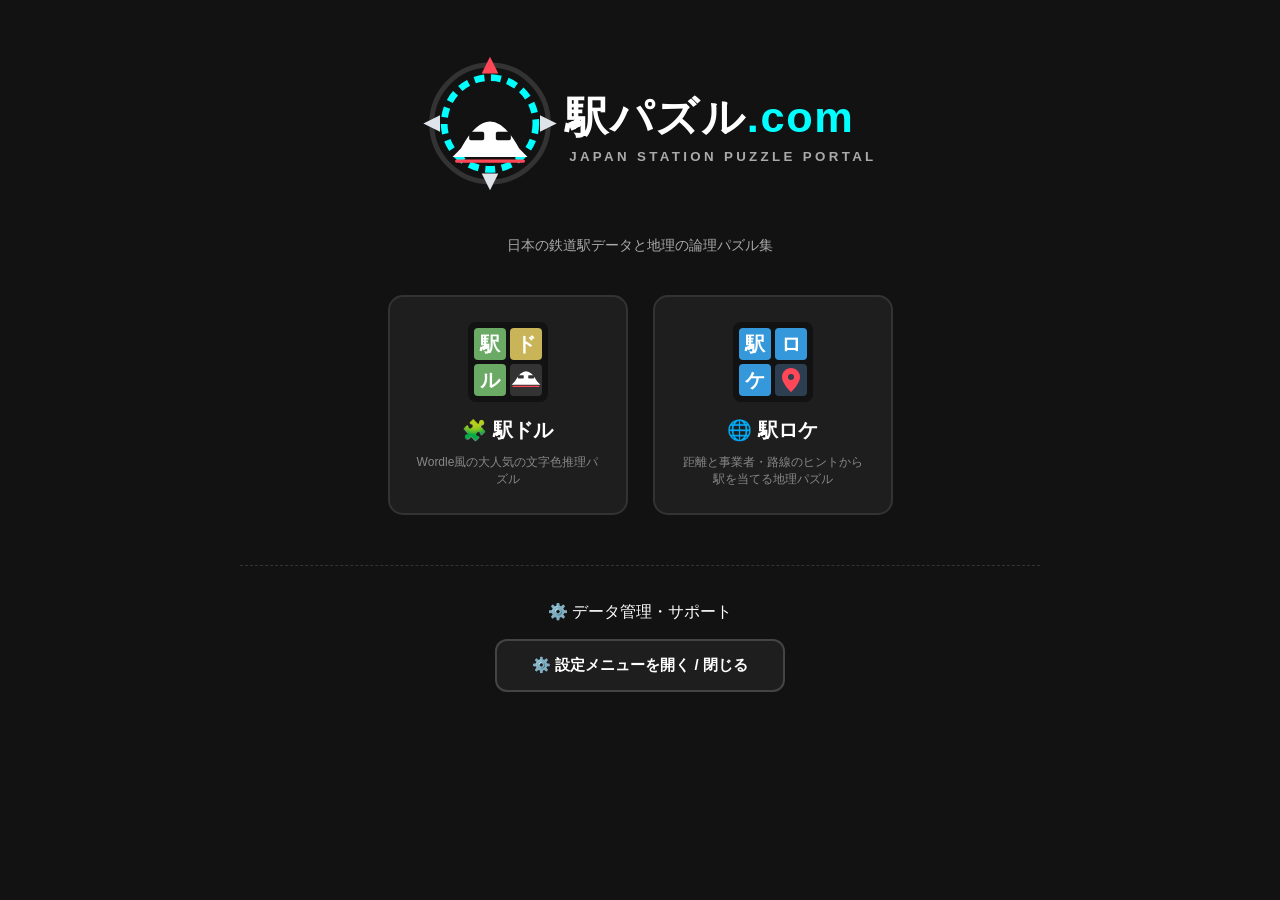
<file: index.html>
<!DOCTYPE html>
<html lang="ja">
<head>
  <meta charset="UTF-8">
  <meta name="viewport" content="width=device-width, initial-scale=1.0">
  <title>駅データパズルポータル | 駅パズル.com</title>
  <link rel="icon" type="image/svg+xml" href="/images/portal-icon-pure.svg">
  <link rel="stylesheet" href="./portal.css">
</head>
<body>
  <div class="logo-container">
    <img src="/images/portal-logo.svg" alt="駅パズル.com" class="logo-img">
  </div>
  
  <p class="site-desc">日本の鉄道駅データと地理の論理パズル集</p>
  
  <div class="container">
    <a href="/ekidle/" class="card">
      <div class="card-icon">
        <img src="/ekidle/ekidle-icon.svg" alt="駅ドル" width="100%" height="100%">
      </div>
      <h3>🧩 駅ドル</h3>
      <p>Wordle風の大人気の文字色推理パズル</p>
    </a>
    
    <a href="/ekilocate/" class="card">
      <div class="card-icon">
        <img src="/ekilocate/ekilocate-icon.svg" alt="駅ロケ" width="100%" height="100%">
      </div>
      <h3>🌐 駅ロケ</h3>
      <p>距離と事業者・路線のヒントから駅を当てる地理パズル</p>
    </a>
  </div>

  <div class="data-management-section">
    <p class="data-management-title">⚙️ データ管理・サポート</p>
    
    <a href="#" id="btn-settings-toggle" class="settings-trigger-card">
      <span>⚙️ 設定メニューを開く / 閉じる</span>
    </a>

    <div id="management-actions" class="management-actions-area">
      <a href="#" id="btn-export-all" class="btn-manage btn-export">📤 全データ一括バックアップ</a>
      <a href="#" id="btn-import-all" class="btn-manage btn-import">📥 全データ一括復元</a>
      <a href="/ekidle/?emergency_reset=true" id="btn-emergency" class="btn-manage btn-emergency">🚨 非常用リセット</a>
    </div>
  </div>

  <script src="./common.js"></script>
  <script src="./portal.js"></script>
</body>
</html>
</file>
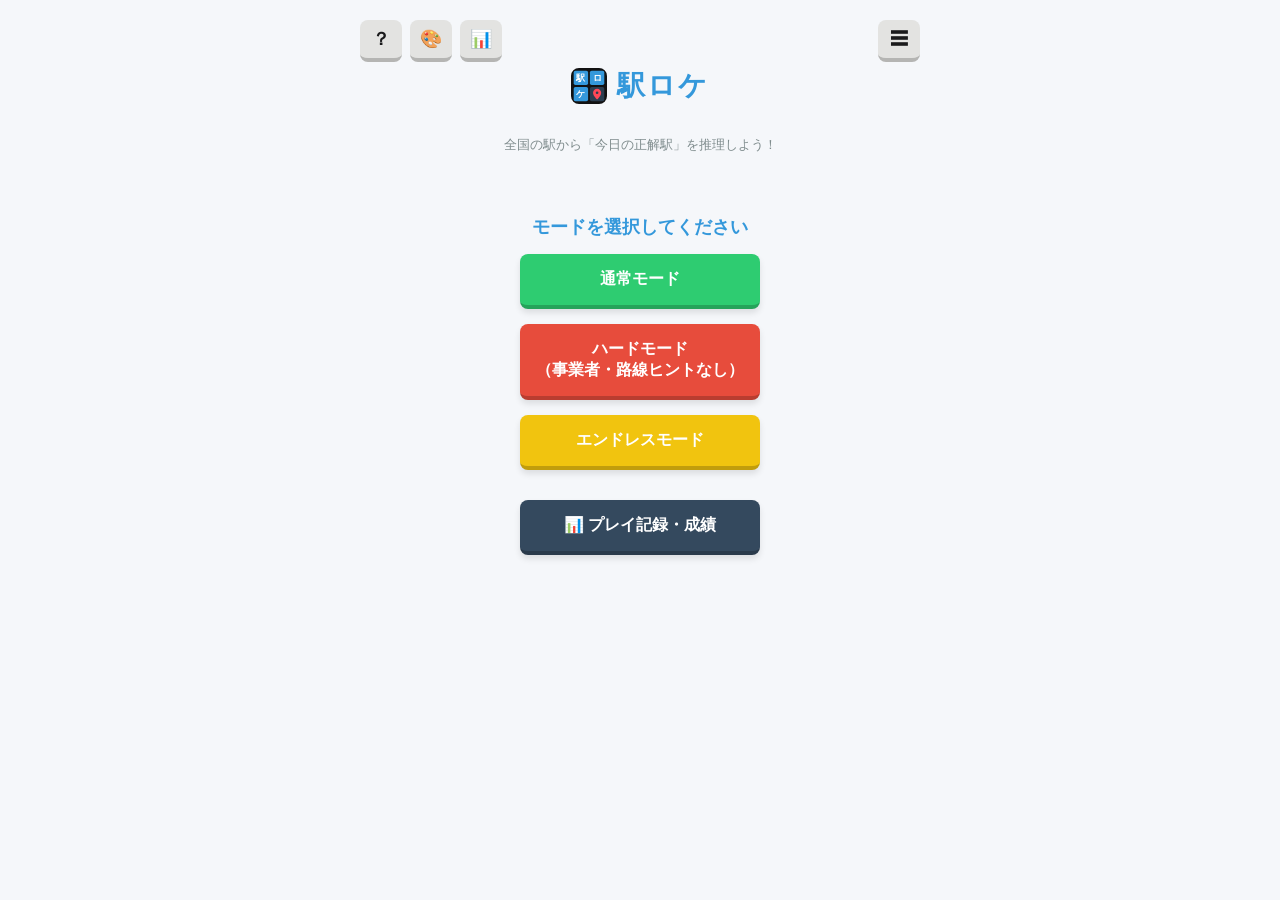
<file: ekilocate/index.html>
<!DOCTYPE html>
<html lang="ja">
<head>
<meta charset="UTF-8">
<meta name="viewport" content="width=device-width, initial-scale=1.0">
<title>駅ロケ - 地理学習・論理的駅名推論シミュレーション</title>
<meta name="keywords" content="地理学習,駅名,推理,日本地図,交通,鉄道,クイズ,脳トレ,駅ロケ,タイピング,パズル,駅パズル,地図,日本地理,Worldle,Wordle">
<meta name="description" content="全国に実在する鉄道駅を距離・方角・属性から論理的に導き出す、地理学習・推理シミュレーション「駅ロケ」。日本地図や交通網の知識が身につきます。朝の脳トレにも最適。">
<link rel="stylesheet" href="loca_style.css">
</head>
  
<body>
<div id="loading-screen">
<div class="loading-circular-container">
<div class="circular-progress-wrap">
<div id="circular-progress-bar"></div>
<div class="loading-icon-wrapper">
<img src="./ekilocate-icon.svg" alt="駅ロケ" id="loading-pin-icon">
</div>
</div>
<p id="loading-text">出発進行！システムを準備しています...</p>
<p id="loading-percentage">0%</p>
</div>
</div>

<div class="game-container">
<header>
<div style="display:flex; justify-content:space-between; width:100%; margin-bottom:5px;">
<div style="display:flex; gap:8px;">
<button id="top-back-btn" class="top-icon-btn" style="display:none;">←</button>
<button id="help-btn" class="top-icon-btn">？</button>
<button id="theme-btn" class="top-icon-btn">🎨</button>
<button id="stats-btn" class="top-icon-btn">📊</button>
</div>
<button id="menu-btn" class="top-icon-btn">☰</button>
</div>
<h1 id="game-title" style="display: flex; justify-content: center; align-items: center; margin-bottom: 0;">
<img src="./ekilocate-icon.svg" alt="駅ロケアイコン" style="width: 36px; height: 36px; margin-right: 10px; border-radius: 8px;">
駅ロケ
</h1>

<div id="mode-badge-container" style="text-align: center; margin-top: 5px; margin-bottom: 5px; height: 20px;">
<span id="hard-mode-badge" style="display:none; background-color: #e74c3c; color: white; font-size: 11px; padding: 2px 8px; border-radius: 10px; font-weight: bold;">ハードモード</span>
</div>

<p class="game-description">全国の駅から「今日の正解駅」を推理しよう！</p>
<div id="remaining-guesses-display" style="display:none; font-weight:bold; color:#e74c3c; margin-top:10px; font-size:16px;">残り回答可能数：10 回</div>
</header>

<div id="endless-status-bar" class="endless-bar" style="display:none; justify-content:space-between; align-items:center; width:100%; max-width:600px; padding:8px 12px; border:2px solid #e2e8f0; border-radius:8px; margin-top:10px; box-sizing:border-box;">
  <div class="endless-bar-text" style="font-weight:bold; font-size:14px; line-height:1.4;">
    スコア: <span id="endless-score-display" class="endless-val-score" style="font-size:18px;">0</span>
  <span id="badge-score-best" style="display:none; background:#ff9800; color:white; font-size:10px; padding:2px 4px; border-radius:4px; margin-left:4px; vertical-align:middle; animation: proximityGlow 1s infinite alternate;">BEST!</span><br>
    コンボ: <span id="endless-combo-display" class="endless-val-combo" style="font-size:16px;">0</span>
  <span id="badge-combo-best" style="display:none; background:#ff9800; color:white; font-size:10px; padding:2px 4px; border-radius:4px; margin-left:4px; vertical-align:middle; animation: proximityGlow 1s infinite alternate;">BEST!</span>
</div>
  <div style="display:flex; gap:6px;">
    <button id="skip-endless-btn" class="btn" style="background-color:#3498db; color:#fff; padding:6px 10px; border-bottom:3px solid #2980b9 !important; font-size:12px; white-space:nowrap; flex-shrink:0;"><b>Skip<br>(-3手)</b></button>
    <button id="giveup-endless-btn" class="btn" style="background-color:#e74c3c; color:#fff; padding:6px 10px; border-bottom:3px solid #c0392b !important; font-size:12px; white-space:nowrap; flex-shrink:0;"><b>終了</b></button>
  </div>
</div>

<div id="skip-toast" style="display:none; position:fixed; top:50%; left:50%; transform:translate(-50%, -50%); background:rgba(52,152,219,0.9); color:#fff; padding:15px 30px; border-radius:8px; z-index:1500; font-weight:bold; font-size:18px; box-shadow:0 4px 10px rgba(0,0,0,0.3); text-align:center;">
  ⏭ スキップしました<br><span style="font-size:13px; font-weight:normal;">(残り回数 -3)</span>
</div>

<div id="recovery-anim" style="display:none; position:absolute; color:#6aaa64; font-weight:bold; font-size:24px; pointer-events:none; z-index:150; text-shadow:0 2px 4px rgba(0,0,0,0.2);">+5</div>

<div id="endless-toast" style="display:none; position:fixed; top:40%; left:50%; transform:translate(-50%, -50%); background:rgba(0,0,0,0.85); color:#fff; padding:20px 30px; border-radius:12px; text-align:center; z-index:1000; box-shadow:0 10px 25px rgba(0,0,0,0.3); border:2px solid #6aaa64; min-width:200px;">
  <div style="font-size:26px; font-weight:bold; color:#6aaa64; margin-bottom:12px;">正解！🎉</div>
  <div id="endless-toast-breakdown" style="font-size:13px; text-align:left; color:#e2e8f0; margin-bottom:12px; line-height:1.6; border-bottom:1px dashed #475569; padding-bottom:10px;">
  </div>
  <div style="font-weight:bold;">
    <div id="endless-toast-score" style="font-size:24px; color:#3498db;">+0 pts</div>
    <div id="endless-toast-combo" style="font-size:14px; color:#ffeb3b; margin-top:5px;"></div>
  </div>
</div>

<div id="skip-toast" style="display:none; position:fixed; top:50%; left:50%; transform:translate(-50%, -50%); background:rgba(231,76,60,0.9); color:#fff; padding:15px 30px; border-radius:8px; z-index:1500; font-weight:bold; font-size:18px; box-shadow:0 4px 10px rgba(0,0,0,0.3); text-align:center;">
  ⏭ スキップしました<br><span style="font-size:13px; font-weight:normal;">(残り回数 -3)</span>
</div>

<div id="endless-result-modal" style="display:none; position:fixed; top:0; left:0; width:100%; height:100%; background-color:rgba(0,0,0,0.7); justify-content:center; align-items:center; z-index:200;">
  <div class="modal-content" style="text-align:center; position:relative; padding: 40px 20px 30px; max-height:80vh; overflow-y:auto; width: 90%; max-width: 350px; border-radius: 8px;">
    <span id="close-endless-result-btn" style="position:absolute; top:10px; right:15px; cursor:pointer; font-size:24px; color:#aaa;">&times;</span>
    <h2 style="color:#e74c3c; margin-top:0;">サバイバル終了！</h2>
    <p style="font-size:14px; color:#7f8c8d; font-weight:bold;">正解は「<span id="endless-answer-station" style="color:#2c3e50; font-size:18px;"></span>」でした</p>
    <hr style="border:none; border-top:1px solid #eee; margin:15px 0;">
    
    <div class="endless-res-score" style="font-size:24px; font-weight:bold; margin-bottom:10px;">
      最終スコア: <span id="endless-final-score">0</span>
      <span id="endless-result-score-new" style="display:none; font-size:12px; background:#ff9800; color:white; padding:2px 6px; border-radius:4px; vertical-align:middle; animation: proximityGlow 1s infinite alternate;">New Record!</span>
      </div>
    <div class="endless-res-panel" style="display:flex; justify-content:space-around; font-size:14px; font-weight:bold; margin-bottom:15px;">
      <div>最高連勝: <br>
      <span id="endless-final-combo" class="endless-val-combo" style="font-size:20px;">0</span>
      <div id="endless-result-combo-new" style="display:none; font-size:10px; background:#ff9800; color:white; padding:2px 4px; border-radius:4px; margin-top:4px; animation: proximityGlow 1s infinite alternate;">New Record!</div>
    </div>
      <div>到達駅数: <br><span id="endless-final-cleared" class="endless-val-cleared" style="font-size:20px;">0</span></div>
    </div>

    <div class="flat-share-cluster" style="display:flex; gap:4px; justify-content:center; margin-bottom:20px;">
        <button id="endless-share-btn" class="btn" style="background-color:#000000; color:white; border:none; padding:8px 12px; font-size:12px; font-weight:bold; border-radius:6px;">Xでシェア</button>
        <button id="endless-line-btn" class="btn" style="background-color:#06C755; color:white; border:none; padding:8px 12px; font-size:12px; font-weight:bold; border-radius:6px;">LINE</button>
        <button id="endless-fb-btn" class="btn" style="background-color:#1877F2; color:white; border:none; padding:8px 12px; font-size:12px; font-weight:bold; border-radius:6px;">Facebook</button>
        <button id="endless-copy-btn" class="btn" style="padding:8px 12px; font-size:12px; font-weight:bold; border-radius:6px; background:#e2e8f0; border-bottom:3px solid #cbd5e1 !important; color:#333;">コピー</button>
    </div>

    <div id="endless-dynamic-content-area"></div>

    <div style="display:flex; gap:10px; justify-content:center; margin-top:20px;">
      <button class="btn" id="endless-back-title-btn" style="background-color:#e74c3c; color:#fff; flex:1; padding:12px 0;">モード選択</button>
      <button class="btn" onclick="restartEndlessMode()" style="background-color:#3498db; color:#fff; flex:1; padding:12px 0;">もう一度</button>
    </div>
  </div>
</div>

<div id="difficulty-screen" class="difficulty-screen" style="display: none;">
    <h2 id="diff-title" style="font-size:18px; text-align:center; margin-top:0;">モードを選択してください</h2>
    <button class="diff-btn btn-normal" onclick="startGame('normal')">通常モード</button>
    <button class="diff-btn btn-hard" onclick="startGame('hard')">ハードモード<br>（事業者・路線ヒントなし）</button>
    <button class="diff-btn btn-endless" onclick="openEndlessIntroModal()">エンドレスモード</button>
    
    <button class="diff-btn" id="show-stats-btn" style="background-color:#34495e; border-bottom: 3px solid #2c3e50; margin-top:30px;">📊 プレイ記録・成績</button>
</div>



<div id="main-game-screen" style="display: none;">


  
<main>
<div class="search-area">
<div class="input-wrapper">
<input type="text" id="station-search-input" placeholder="駅名を入力（ひらがな・漢字）" autocomplete="off">
<ul id="suggest-list">
</ul>
</div>
<button id="submit-guess-btn">送信</button>
</div>
<div class="results-container">
<table class="results-table">
<thead>
<tr>
<th style="width: 22%;">入力した駅</th>
<th style="width: 15%;">距離</th>
<th style="width: 13%;">方角</th>
<th style="width: 18%;">地域</th>
<th style="width: 17%;">事業者</th>
<th style="width: 17%;">路線</th>
</tr>
</thead>
<tbody id="results-tbody">

</tbody>
</table>
</div>
</main>
</div>
</div>
<div id="help-modal" style="display:none; position:fixed; top:0; left:0; width:100%; height:100%; background-color:rgba(0,0,0,0.6); justify-content:center; align-items:center; z-index:200;">
<div class="modal-content" style="background:#fff; padding:20px; border-radius:8px; max-width:350px; max-height:80vh; overflow-y:auto; position:relative;">
<span id="close-help-btn" style="position:absolute; top:10px; right:15px; cursor:pointer; font-size:24px;">&times;</span>
<h2 style="text-align:center; margin-top:0;">遊び方</h2>
<p style="font-size:14px;">距離と方角のヒントから、今日の「正解駅」を推理してください。</p>
<p style="font-size:12px; color:#e65100; font-weight:bold;">💡 駅名だけでなく、「路線名（例：山手線）」や「市区町村名（例：横浜市）」を入力しても候補が表示されます。</p>
<ul style="padding-left:20px; font-size:13px; line-height:1.6; text-align:left;">
<li><strong style="color:#6aaa64;">🟩 緑（完全一致）</strong>：地域（市区町村まで）、事業者、路線が完全に一致しています。</li>
<li><strong style="color:#c9b458;">🟨 黄（部分一致）</strong>：都道府県だけが同じ場合や、駅に乗り入れる複数の事業者・路線のうち「一部だけ」が共通している場合です（例：入力駅が「JR・私鉄」、正解駅が「JR・地下鉄」なら、JRが共通するため黄色になります）。</li>
<li><strong style="color:#787c7e;">⬛ 灰（不一致）</strong>：共通する要素がありません。</li>
</ul>
<p style="font-size:12px; color:#666;">※ハードモードでは、完全正解するまで事業者と路線のヒントが隠されます。</p>
<p style="font-size:12px; color:#d32f2f; font-weight:bold; margin-top:8px;">※Wikipediaのページ（リンク）が同じ駅や、座標が同じ駅は「同一駅」として扱われ、別名で入力しても正解となります。</p>
<hr style="margin:15px 0; border:none; border-top:1px solid #ccc;">
<p style="font-weight:bold; font-size:14px; text-align:center;">具体例：正解が「<span style="color:#6aaa64;">横浜駅</span>」の場合</p>
<div style="font-size:12px; text-align:left; line-height:1.5;">
<strong>▶ 仙台駅と入力</strong><br>
【地域 ⬛】【事業者 🟨】【路線 ⬛】<br>
地域と路線は共通なし。事業者は「JR東日本」が一部共通するため🟨。<br><br>
<strong>▶ 新横浜駅と入力</strong><br>
【地域 🟩】【事業者 🟨】【路線 🟨】<br>
神奈川県横浜市で完全一致（🟩）。新横浜駅の事業者（JR東海、JR東日本、横浜市交通局など）と路線のうち、「JR東日本」と「横浜線」が正解の横浜駅と【一部だけ共通】しているため、事業者と路線は🟨。<br><br>
<strong>▶ 片瀬江ノ島駅と入力</strong><br>
【地域 🟨】【事業者 ⬛】【路線 ⬛】<br>
神奈川県藤沢市なので、都道府県（神奈川県）だけが一致するため地域は🟨。事業者（小田急電鉄）と路線は共通なし（⬛）。
<hr style="border:none; border-top:1px solid #eee; margin:15px 0;">
<div style="font-size:11px; color:#888; line-height:1.5;">
※当ゲームはWikipedia「日本の鉄道駅一覧」のデータを基準としています。<br>
※駅データの更新には最大で1カ月程度かかります。<br>
※深夜0時以降にページを再読み込みすると、今日の新しい問題に切り替わります。
</div>
<div style="text-align:center; margin-top:20px; font-size:12px; font-weight:bold; color:#aaa; line-height:1.8;">
Inspired by Wordle<br>
<a href="https://forms.gle/Lx7FSbLxLa4B6o5n7" target="_blank" style="color:#03a9f4; text-decoration:none;">問い合わせフォーム</a>
</div>
</div>
</div>
</div>
  
<div id="result-modal" style="display:none; position:fixed; top:0; left:0; width:100%; height:100%; background-color:rgba(0,0,0,0.6); justify-content:center; align-items:center; z-index:200;">
    <div class="modal-content" style="background:#fff; padding:20px; border-radius:8px; max-width:350px; max-height:80vh; overflow-y:auto; overflow-x:hidden; position:relative;">
        <span id="close-modal-btn" style="position:absolute; top:10px; right:15px; cursor:pointer; font-size:24px;">&times;</span>
        <h2 id="modal-title" style="text-align:center; margin-top:0;"></h2>
        <p id="modal-desc" style="text-align:center; font-size:18px; font-weight:bold;"></p>
        <div id="affiliate-container" style="text-align:center; margin-bottom:15px;"></div>
        <div id="modal-grid" style="text-align:center; letter-spacing:2px; line-height:1.4; margin:15px 0; font-size:16px;"></div>
        
        <div class="flat-share-cluster" style="display:flex; gap:4px; justify-content:between; margin-bottom:20px;">
            <button id="share-btn" class="btn share-btn" style="background-color:#000000; color:white; border:none;">Xでシェア</button>
            <button id="line-btn" class="btn line-btn" style="background-color:#06C755; color:white; border:none;">LINE</button>
            <button id="fb-btn" class="btn fb-btn" style="background-color:#1877F2; color:white; border:none;">Facebook</button>
            <button id="copy-btn" class="btn">コピー</button>
        </div>

        <hr style="border:none; border-top:1px solid #eee; margin:15px 0;">

        <div class="stats-panel" style="margin-bottom:20px;">
          <div><div class="stat-value" id="stat-played">0</div><div class="stat-label">プレイ</div></div>
          <div><div class="stat-value" id="stat-winrate">0</div><div class="stat-label">勝率%</div></div>
          <div><div class="stat-value" id="stat-streak">0</div><div class="stat-label">現在連勝</div></div>
          <div><div class="stat-value" id="stat-maxstreak">0</div><div class="stat-label">最多連勝</div></div>
        </div>

        <div id="stats-graph-container" style="margin-top:15px;">
            <div style="font-size:11px; font-weight:bold; margin-bottom:8px; color:#64748b;">回答回数の分布</div>
            <hr style="border:none; border-top:1px solid #e2e8f0; margin:0 0 8px 0;">
            <div id="stats-graph-bars" style="display:flex; flex-direction:column; gap:4px;"></div>
        </div>

        <div class="coffee-link" style="text-align:center; margin-top:20px;">
            <a href="https://buymeacoffee.com/nimuro_stationdle" target="_blank" style="color:#ff813f; font-weight:bold; text-decoration:none; font-size:14px;">☕ コーヒーをおごる (Buy Me a Coffee)</a>
        </div>
    </div>
</div>
  
<div id="side-menu-overlay" style="display:none; position:fixed; top:0; left:0; width:100%; height:100%; background:rgba(0,0,0,0.5); z-index:900;"></div>
<div id="side-menu" style="position:fixed; top:0; right:-250px; width:250px; height:100%; background:#fff; z-index:901; transition:right 0.3s ease; padding:20px; box-sizing:border-box;">
<div style="font-weight:bold; border-bottom:2px solid #3498db; padding-bottom:10px; margin-bottom:15px; display:flex; justify-content:space-between;">
メニュー <span id="close-menu-btn" style="cursor:pointer; font-size:24px; color:#aaa;">&times;</span>
</div>
<ul style="list-style:none; padding:0; line-height:3; font-size:14px; font-weight:bold;">
  <li style="border-bottom:1px solid #eee;"><a href="https://development.eki-puzzle.pages.dev/" style="text-decoration:none; color:#3498db;">🏠 総合TOP</a></li>
  <li style="border-bottom:1px solid #eee;"><a href="#" id="side-back-to-diff-btn" style="text-decoration:none; color:#e74c3c;">🔄 タイトル画面に戻る</a></li>
  <li style="border-bottom:1px solid #eee;"><a href="#" id="side-stats-btn" style="text-decoration:none; color:#9b59b6;">📊 プレイ記録・成績</a></li>
  <li style="border-bottom:1px solid #eee;"><a href="#" style="text-decoration:none; color:#333;" onclick="alert('鋭意開発中！お楽しみに！'); return false;">🏆 実績（準備中）</a></li>
  <li style="border-bottom:1px solid #eee;"><a href="#" onclick="exportLocaData(); return false;" style="text-decoration:none; color:#03a9f4">📤 引き継ぎコードを発行する</a></li>
  <li style="border-bottom:1px solid #eee;"><a href="#" onclick="importLocaData(); return false;" style="text-decoration:none; color:#4caf50;">📥 データを復活させる</a></li>
  <li style="border-bottom:1px solid #eee;"><a href="https://forms.gle/Lx7FSbLxLa4B6o5n7" target="_blank" style="text-decoration:none; color:#333;">✉️ お問い合わせ</a></li>
  <li style="border-bottom:1px solid #eee;"><a href="https://buymeacoffee.com/nimuro_stationdle" target="_blank" style="text-decoration:none; color:#ff813f;">☕ コーヒーをおごる</a></li>
</ul>
</div>


  <div id="endless-intro-modal" style="display:none; position:fixed; top:0; left:0; width:100%; height:100%; background-color:rgba(0,0,0,0.6); justify-content:center; align-items:center; z-index:300;">
        <div class="modal-content" style="background:#fff; padding:20px; border-radius:8px; max-width:350px; border:3px solid #2ecc71 !important;">
            <h2 style="text-align:center; color:#2ecc71; margin-top:0;">エンドレスモードへようこそ！</h2>
            <div style="font-size:13px; line-height:1.6; color:#334155; margin-bottom:15px; text-align:left;">
                全国の駅をどこまで進めるか挑戦するサバイバルモードです！<br><br>
                ・持ち回答数は<b>最大15回</b>からスタートします。<br>
                ・1駅正解するごとに、かかった手数に応じて<b>回答数が回復します。</b><br>
                ・前の問題の正解駅が、次の問題の<b>0手目（手数消費なし）</b>として自動入力されます。<br>
                ・回答数が0になるとゲームオーバーです。
            </div>
            <button class="btn" onclick="closeEndlessIntroAndStart()" style="background-color:#2ecc71; color:#fff; display:block; margin:0 auto; padding:12px 30px;">出発進行！(ゲーム開始)</button>
        </div>
    </div>

    <div id="endless-highscore-toast" style="display:none; position:fixed; top:15%; left:50%; transform:translateX(-50%); background:linear-gradient(135deg, #ffca28, #ffa726); color:#fff; padding:10px 20px; border-radius:20px; font-weight:bold; font-size:16px; z-index:1500; box-shadow:0 4px 15px rgba(0,0,0,0.2); animation: proximityGlow 1s infinite alternate; text-align:center;">
        ✨ 👑 HIGHSCORE UPDATED! 👑 ✨
    </div>

  <div id="all-stats-modal" style="display:none; position:fixed; top:0; left:0; width:100%; height:100%; background-color:rgba(0,0,0,0.6); justify-content:center; align-items:center; z-index:2000;">
  <div class="modal-content" style="background:#fff; padding:20px; border-radius:8px; width:90%; max-width:350px; max-height:85vh; overflow-y:auto; position:relative;">
    <span id="close-all-stats-btn" style="position:absolute; top:10px; right:15px; cursor:pointer; font-size:24px; color:#aaa;">&times;</span>
    <h2 style="text-align:center; color:#2c3e50; margin-top:0; margin-bottom:20px;">📊 プレイ記録</h2>
    
    <div style="display:flex; justify-content:space-between; margin-bottom:15px; border-radius:8px; overflow:hidden; border:2px solid #3498db;">
      <button class="stats-tab-btn" id="tab-normal" style="flex:1; padding:10px; background:#3498db; color:#fff; font-weight:bold; border:none; outline:none; cursor:pointer;">通常/Hard</button>
      <button class="stats-tab-btn" id="tab-endless" style="flex:1; padding:10px; background:#fff; color:#3498db; font-weight:bold; border:none; outline:none; cursor:pointer;">エンドレス</button>
    </div>

    <div id="stats-view-normal" style="display:block;">
      <h3 style="font-size:14px; color:#fff; background:#2ecc71; padding:5px 10px; border-radius:4px; margin-bottom:10px;">通常モード</h3>
      <div class="stats-flex-panel" style="margin-bottom:20px;">
        <div><div class="stat-value" id="st-n-play">0</div><div class="stat-label">プレイ</div></div>
        <div><div class="stat-value" id="st-n-win">0</div><div class="stat-label">勝率%</div></div>
        <div><div class="stat-value" id="st-n-streak">0</div><div class="stat-label">現在連勝</div></div>
        <div><div class="stat-value" id="st-n-max">0</div><div class="stat-label">最多連勝</div></div>
      </div>
      <h3 style="font-size:14px; color:#fff; background:#e74c3c; padding:5px 10px; border-radius:4px; margin-bottom:10px;">ハードモード</h3>
      <div class="stats-flex-panel" style="margin-bottom:10px;">
        <div><div class="stat-value" id="st-h-play">0</div><div class="stat-label">プレイ</div></div>
        <div><div class="stat-value" id="st-h-win">0</div><div class="stat-label">勝率%</div></div>
        <div><div class="stat-value" id="st-h-streak">0</div><div class="stat-label">現在連勝</div></div>
        <div><div class="stat-value" id="st-h-max">0</div><div class="stat-label">最多連勝</div></div>
      </div>
    </div>

    <div id="stats-view-endless" style="display:none; text-align:center;">
      <div class="endless-stat-box box-score" style="border:2px solid #ffb74d; border-radius:8px; padding:20px; margin-bottom:15px;">
        <div class="endless-stat-label label-score" style="font-size:14px; font-weight:bold; margin-bottom:5px;">🏆 ハイスコア (BEST)</div>
          <div class="stat-value" style="font-size:36px; font-weight:900;" id="st-e-score">0</div>
          </div>
        <div class="endless-stat-box box-combo" style="border:2px solid #64b5f6; border-radius:8px; padding:20px;">
          <div class="endless-stat-label label-combo" style="font-size:14px; font-weight:bold; margin-bottom:5px;">🔥 最高連勝 (MAX COMBO)</div>
          <div class="stat-value" style="font-size:28px; font-weight:900;" id="st-e-combo">0</div>
        </div>
      </div>
    </div>
</div>
  
<script src="loca_app.js"></script>
<script>
const urlParams=new URLSearchParams(window.location.search);
if(urlParams.get('mode')==='admin'&&window.location.hostname.startsWith('development.')){
const adminScript=document.createElement('script');
adminScript.src='loca_admin.js';
document.body.appendChild(adminScript);
}
</script> 

</body>
</html>
</file>
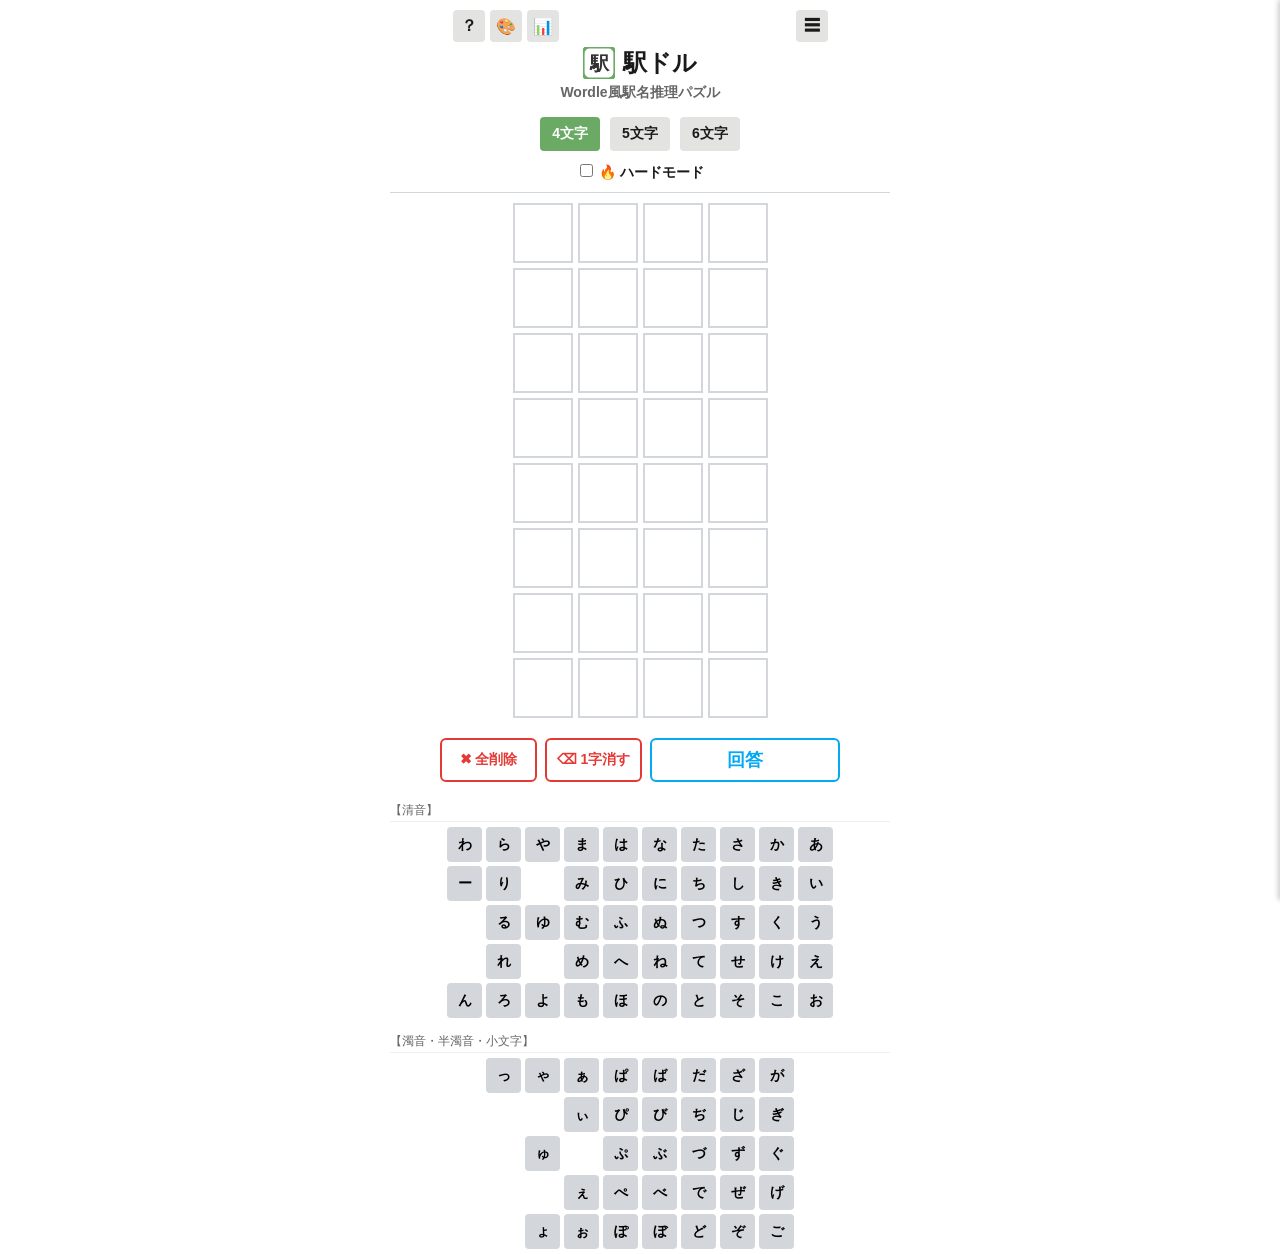
<file: stationdle/index.html>
<!DOCTYPE html>
<html lang="ja">
<head>
<meta charset="UTF-8">
<meta name="viewport" content="width=device-width, initial-scale=1.0, maximum-scale=1.0, user-scalable=no">
<title>駅ドル - Wordle風駅名推理パズル</title>
<meta name="keywords" content="駅ドル,鉄道,駅名,パズル,Wordle,地理,教育,旅行,日本,遊び,推理,ワードル,学習,頭の体操,駅名,駅名当て,暇つぶし">
<meta name="description" content="実在する日本の鉄道駅名を推理して当てるWordle風パズルゲーム「駅ドル」。毎日の頭の体操や地理の教育・学習、旅行や鉄道巡りのきっかけにも最適です。タイルの色をヒントに今日の駅を当てよう！">
<meta name="theme-color" content="#6aaa64">
<link rel="canonical" href="https://stationdle.pages.dev/">
<link rel="icon" href="main_logo.svg" type="image/svg+xml">
<link rel="apple-touch-icon" href="main_logo_512.png">
<meta property="og:title" content="駅ドル - Wordle風駅名推理パズル">
<meta property="og:type" content="website">
<meta property="og:url" content="https://stationdle.pages.dev/">
<meta property="og:image" content="https://stationdle.pages.dev/main_logo.png">
<meta property="og:site_name" content="駅ドル">
<meta property="og:description" content="実在する日本の鉄道駅名を推理して当てるWordle風パズルゲーム「駅ドル」。毎日の頭の体操や地理の教育・学習、旅行や鉄道巡りのきっかけにも最適です。タイルの色をヒントに今日の駅を当てよう！">
<meta name="twitter:card" content="summary">
<link rel="stylesheet" href="style.css">
</head>
<body>
<header>
<div style="display:flex; justify-content:space-between; width:100%; max-width:375px; margin:0 auto 5px;">
<div style="display:flex; gap:5px;">
<button id="help-btn" class="btn" style="width:32px; height:32px; font-size:16px; font-weight:bold; padding:0; display:flex; justify-content:center; align-items:center;">？</button>
<button id="theme-btn" class="btn" style="width:32px; height:32px; font-size:16px; font-weight:bold; padding:0; display:flex; justify-content:center; align-items:center;">🎨</button>
<button id="stats-btn" class="btn" style="width:32px; height:32px; font-size:16px; font-weight:bold; padding:0; display:flex; justify-content:center; align-items:center;">📊</button>
</div>
<div style="display:flex; gap:5px;">
<button id="menu-btn" class="btn" style="width:32px; height:32px; font-size:16px; font-weight:bold; padding:0; display:flex; justify-content:center; align-items:center;">☰</button>
</div>
</div>
<!--
<div id="ad-top" class="ad-space">【ここに上部広告が表示されます】</div>
-->
<h1 style="display: flex; justify-content: center; align-items: center;">
<svg width="32" height="32" viewBox="0 0 40 40" xmlns="http://www.w3.org/2000/svg" style="margin-right: 8px;">
<rect width="40" height="40" rx="8" fill="#ffffff" stroke="#6aaa64" stroke-width="4"/>
<text x="20" y="29" font-family="sans-serif" font-size="24" font-weight="bold" fill="#333333" text-anchor="middle">駅</text>
</svg>
駅ドル
</h1>
<div style="font-size: 14px; font-weight: bold; color: #666; margin-top: -5px; margin-bottom: 15px; text-align: center;">Wordle風駅名推理パズル</div>
<div class="mode-selector">
<button id="mode-4" class="btn mode-btn active">4文字</button>
<button id="mode-5" class="btn mode-btn">5文字</button>
<button id="mode-6" class="btn mode-btn">6文字</button>
</div>
<div style="margin-top:10px;text-align:center;">
<label style="font-size:14px;font-weight:bold;cursor:pointer;user-select:none;">
<input type="checkbox" id="hardmode-switch"> 🔥 ハードモード
</label>
</div>
</header>
<main style="display:flex; flex-direction:column; align-items:center; flex-grow:1; width:100%; max-width:500px;">
<div id="game-board" style="position:relative; margin-bottom:10px;"></div>
<div class="control-buttons" style="display:flex; justify-content:center; gap:8px; margin:10px auto 15px; width:95%; max-width:400px; box-sizing:border-box;">
<button id="clear-btn" class="btn" style="flex:1; background-color:#fff; color:#e53935; font-size:14px; padding:8px 0; border:2px solid #e53935; font-weight:bold; border-radius:6px; min-width:0;">✖ 全削除</button>
<button id="back-btn" class="btn" style="flex:1; background-color:#fff; color:#e53935; font-size:14px; padding:8px 0; border:2px solid #e53935; font-weight:bold; border-radius:6px; min-width:0;">⌫ 1字消す</button>
<button id="enter-btn" class="btn" style="flex:2; background-color:#fff; color:#03a9f4; font-size:18px; padding:8px 0; border:2px solid #03a9f4; font-weight:bold; border-radius:6px; min-width:0;">回答</button>
</div>
<div id="keyboard"></div>
</main>
<!--
<div id="ad-bottom" class="ad-space">【ここに下部広告が表示されます】</div>
-->
<div id="message-box" class="hidden" style="position:fixed; top:45%; left:50%; transform:translate(-50%, -50%); background-color:rgba(0,0,0,0.85); color:#fff; padding:15px 30px; border-radius:12px; font-weight:bold; font-size:18px; z-index:9999; text-align:center; white-space:nowrap; box-shadow:0 8px 16px rgba(0,0,0,0.3); border:1px solid rgba(255,255,255,0.2);"></div>
<div id="help-modal" style="display:none; position:fixed; top:0; left:0; width:100%; height:100%; background-color:rgba(0,0,0,0.6); justify-content:center; align-items:center; z-index:200;">
<div class="modal-content" style="text-align:left; font-size:14px; max-width:350px; overflow-y:auto; max-height:90vh;">
<span id="close-help-btn" style="position:absolute; top:10px; right:15px; cursor:pointer; font-size:24px; color:#aaa;">&times;</span>
<div id="help-normal-content">
<h2 style="text-align:center; margin-top:0;">遊び方</h2>
<p>隠された<strong>駅名の読みがな</strong>を当ててください。</p>
<ul style="padding-left:20px; line-height:1.6; margin-bottom:15px;">
<li>各文字数モードごとに、<strong>1日1問</strong>出題されます。</li>
<li>入力できるのは、<strong>実在する日本の鉄道駅</strong>のみです。</li>
<li>「ー（長音）」はひらがな1文字として扱います。</li>
<li>数字やアルファベットは、その文字の読みとして扱います。<br>（例：JR総持寺 ➔ じぇいあーるそうじじ / 空港第2ビル ➔ くうこうだいにびる）</li>
<li><strong>記号（・）などは含めずに入力してください。</strong><br>（例：栂・美木多 ➔ とがみきた）</li>
</ul>
<hr style="border:none; border-top:1px solid #eee; margin:15px 0;">
<p style="font-weight:bold; font-size:15px; margin-bottom:5px;">タイルの色の意味</p>
<p style="margin-top:0; font-size:13px; font-weight:bold;">正解が「<span style="color:#6aaa64; font-size:16px;">しながわ</span>」の場合：</p>
<div style="display:flex; gap:5px; margin-bottom:5px;">
<div class="tile correct" style="width:40px; height:40px; line-height:40px; font-size:18px; border:none; min-width:40px;">し</div>
<div class="tile absent" style="width:40px; height:40px; line-height:40px; font-size:18px; border:none; min-width:40px;">ん</div>
<div class="tile absent" style="width:40px; height:40px; line-height:40px; font-size:18px; border:none; min-width:40px;">ば</div>
<div class="tile absent" style="width:40px; height:40px; line-height:40px; font-size:18px; border:none; min-width:40px;">し</div>
</div>
<p style="margin-top:0; margin-bottom:15px; font-size:13px;"><strong><span style="color:#6aaa64">し</span></strong> は駅名に含まれており、位置も合っています。答えに「し」が1個しか含まれないため、2個めの「し」は灰色になります。</p>
<div style="display:flex; gap:5px; margin-bottom:5px;">
<div class="tile present" style="width:40px; height:40px; line-height:40px; font-size:18px; border:none; min-width:40px;">な</div>
<div class="tile present" style="width:40px; height:40px; line-height:40px; font-size:18px; border:none; min-width:40px;">が</div>
<div class="tile absent" style="width:40px; height:40px; line-height:40px; font-size:18px; border:none; min-width:40px;">つ</div>
<div class="tile absent" style="width:40px; height:40px; line-height:40px; font-size:18px; border:none; min-width:40px;">た</div>
</div>
<p style="margin-top:0; margin-bottom:15px; font-size:13px;"><strong><span style="color:#c9b458">な・が</span></strong> は駅名に含まれますが、位置が違います。</p>
<div style="display:flex; gap:5px; margin-bottom:5px;">
<div class="tile diacritic" style="width:40px; height:40px; line-height:40px; font-size:18px; border:none; min-width:40px;">か</div>
<div class="tile present" style="width:40px; height:40px; line-height:40px; font-size:18px; border:none; min-width:40px;">わ</div>
<div class="tile absent" style="width:40px; height:40px; line-height:40px; font-size:18px; border:none; min-width:40px;">さ</div>
<div class="tile absent" style="width:40px; height:40px; line-height:40px; font-size:18px; border:none; min-width:40px;">き</div>
</div>
<p style="margin-top:0; margin-bottom:15px; font-size:13px;"><strong><span style="color:#9c27b0">か</span></strong> は駅名に含まれませんが、<strong>濁点違い（が）</strong>が含まれます。「は・ば・ぱ」「や・ゃ」「つ・づ・っ」など、同じ形の文字が含まれていれば紫色になります。</p>
</div>
<div id="help-hard-content" class="hidden">
<h2 style="text-align:center; margin-top:0; color:#d32f2f;">遊び方（ハード）</h2>
<p>一度オープンしたヒント（タイルの色）を、次回の回答で必ず使わなければならない<strong>超高難易度モード</strong>です。</p>
<ul style="padding-left:20px; line-height:1.6; margin-bottom:15px;">
<li><strong style="color:#6aaa64;">🟩 緑マスのヒント</strong>：次回も全く同じ位置に、その文字を配置しなければなりません。</li>
<li><strong style="color:#c9b458;">🟨 黄マスのヒント</strong>：次回の回答のどこかに、その文字を必ず含めなければなりません。</li>
<li><strong style="color:#9c27b0;">🟪 紫マスのヒント</strong>：次回の回答のどこかに、同じ文字グループ（例：「か」なら「が」など）を必ず含めなければなりません。</li>
</ul>
<p style="font-weight:bold; font-size:14px; color:#d32f2f;">※ヒントを満たさない駅名は送信できません。</p>
</div>
<hr style="border:none; border-top:1px solid #eee; margin:15px 0;">
<div style="font-size:11px; color:#888; line-height:1.5;">
※当ゲームはWikipedia「日本の鉄道駅一覧」のデータを基準としています。<br>
※駅データの更新には最大で1週間程度かかります。
</div>
<div style="text-align:center; margin-top:20px; font-size:12px; font-weight:bold; color:#aaa; line-height:1.8;">
Inspired by Wordle<br>
<a href="https://forms.gle/Lx7FSbLxLa4B6o5n7" target="_blank" style="color:#03a9f4; text-decoration:none;">問い合わせフォーム</a>
</div>
</div>
</div>

<div id="result-modal" style="display:none; position:fixed; top:0; left:0; width:100%; height:100%; background-color:rgba(0,0,0,0.6); justify-content:center; align-items:center; z-index:200;">
<div class="modal-content" style="text-align:left; font-size:14px; max-width:350px; max-height:80vh; overflow-y:auto; overflow-x:hidden; position:relative;">
<span id="close-modal-btn" style="position:absolute; top:10px; right:15px; cursor:pointer; font-size:24px; color:#aaa;">&times;</span>
<h2 id="modal-title" style="text-align:center; margin-top:0;"></h2>
<p id="modal-desc" style="text-align:center; font-size:18px; font-weight:bold; margin-bottom:5px;"></p>
<div id="wiki-link-container" style="text-align:center; margin-bottom:15px;"></div>
<div id="modal-grid" style="text-align:center; letter-spacing:2px; line-height:1.2; margin:15px 0; font-size:18px;"></div>
<div id="stats-container" style="display:flex; justify-content:space-around; margin:15px 0; font-size:12px; text-align:center;">
<div class="stat-box"><span id="stat-played" style="font-size:20px; font-weight:bold;">0</span><br>プレイ</div>
<div class="stat-box"><span id="stat-winrate" style="font-size:20px; font-weight:bold;">0</span>%<br>勝率</div>
<div class="stat-box"><span id="stat-streak" style="font-size:20px; font-weight:bold;">0</span><br>連続正解</div>
<div class="stat-box"><span id="stat-maxstreak" style="font-size:20px; font-weight:bold;">0</span><br>最大連続</div>
</div>
<hr style="border:none; border-top:1px solid #eee; margin:15px 0;">
<div id="guess-distribution" style="text-align:left; font-size:12px; margin-bottom:15px;"></div>
<div class="modal-buttons" style="display:flex; gap:10px; justify-content:center; margin-bottom:15px;">
<button id="share-btn" class="btn share-btn" style="background-color:#000000; color:white; border:none;">Xでシェア</button>
<button id="line-btn" class="btn line-btn" style="background-color:#06C755; color:white; border:none;">LINE</button>
<button id="fb-btn" class="btn fb-btn" style="background-color:#1877F2; color:white; border:none;">Facebook</button>
<button id="copy-btn" class="btn">コピー</button>
</div>
<div class="coffee-link" style="text-align:center;">
<a href="https://buymeacoffee.com/nimuro_stationdle" target="_blank" style="color:#ff813f; font-weight:bold; text-decoration:none; font-size:14px;">☕ コーヒーをおごる (Buy Me a Coffee)</a>
</div>
</div>
</div>
<script src="app.js"></script>
<div id="side-menu-overlay" style="display:none; position:fixed; top:0; left:0; width:100%; height:100%; background:rgba(0,0,0,0.5); z-index:900;"></div>
<div id="side-menu" style="position:fixed; top:0; right:-250px; width:250px; height:100%; background:#fff; z-index:901; transition:right 0.3s ease; box-shadow:-2px 0 5px rgba(0,0,0,0.2); padding:20px; box-sizing:border-box;">
<div style="font-size:18px; font-weight:bold; border-bottom:2px solid #6aaa64; padding-bottom:10px; margin-bottom:15px; display:flex; justify-content:space-between; align-items:center;">
メニュー <span id="close-menu-btn" style="cursor:pointer; color:#aaa; font-size:24px;">&times;</span>
</div>
<ul style="list-style:none; padding:0; margin:0; line-height:3; font-size:14px; font-weight:bold;">
<li style="border-bottom:1px solid #eee;"><a href="#" style="text-decoration:none; color:#333;" onclick="alert('鋭意開発中です！お楽しみに。'); return false;">🔰 練習モード（準備中）</a></li>
<li style="border-bottom:1px solid #eee;"><a href="#" style="text-decoration:none; color:#333;" onclick="alert('鋭意開発中です！お楽しみに。'); return false;">🏆 実績（準備中）</a></li>
<!--
<li style="border-bottom:1px solid #eee;"><a href="#" style="text-decoration:none; color:#333;" onclick="alert('鋭意開発中です！お楽しみに。'); return false;">📖 駅名図鑑（準備中）</a></li>
-->
<li style="border-bottom:1px solid #eee;"><a href="#" style="text-decoration:none; color:#333;" onclick="alert('鋭意開発中です！お楽しみに。'); return false;">🗓 過去問プレイ（準備中）</a></li>
<li style="border-bottom:1px solid #eee;"><a href="#" style="text-decoration:none; color:#03a9f4;" id="export-data-btn">📤 引き継ぎコードを発行する</a></li>
<li style="border-bottom:1px solid #eee;"><a href="#" style="text-decoration:none; color:#4caf50;" id="import-data-btn">📥 データを復活させる</a></li>
<li style="border-bottom:1px solid #eee;"><a href="https://forms.gle/Lx7FSbLxLa4B6o5n7" target="_blank" style="text-decoration:none; color:#333;">✉️ お問い合わせ</a></li>
<li style="border-bottom:1px solid #eee;"><a href="https://buymeacoffee.com/nimuro_stationdle" target="_blank" style="text-decoration:none; color:#ff813f;">☕ コーヒーをおごる</a></li>
<!-- 初期化リンク
<li style="text-align: center; margin-top: 20px;">
<a href="?emergency_reset=true" style="text-decoration: none; color: #aaa; font-size: 11px;" onclick="return confirm('すべてのプレイ実績と設定が消去されます。本当に初期化しますか？');">⚠️ 動作不具合時のデータ初期化はこちら</a>
-->
</li>
</ul>
</div>
<!-- 開発者用コード -->
<script>
const urlParams=new URLSearchParams(window.location.search);
if(urlParams.get('mode')==='admin'&&window.location.hostname.startsWith('development.')){
const adminScript=document.createElement('script');
adminScript.src='admin.js';
document.body.appendChild(adminScript);
}
</script>
</body>
</html>
</file>
<file: portal.css>
/* 全体の基本設定 */
body {
  font-family: 'Helvetica Neue', sans-serif;
  background: #121212;
  color: #ffffff;
  text-align: center;
  padding: 30px 20px;
  margin: 0;
}

/* ロゴ周辺のレイアウト */
.logo-container {
  max-width: 500px;
  margin: 0 auto 20px;
  padding: 10px;
}
.logo-img {
  width: 100%;
  height: auto;
  display: block;
}
.site-desc {
  color: #aaaaaa;
  font-size: 14px;
  margin-bottom: 40px;
}

/* 各ゲームへのリンクカードのレイアウト */
.container {
  display: flex;
  justify-content: center;
  gap: 25px;
  flex-wrap: wrap;
  max-width: 800px;
  margin: 0 auto;
}
.card {
  background: #1e1e1e;
  border: 2px solid #333333;
  padding: 25px;
  border-radius: 15px;
  width: 240px;
  text-decoration: none;
  color: #ffffff;
  transition: 0.3s;
  box-sizing: border-box;
}

/* マウスを乗せたとき（ホバー時）の浮き上がりと発光エフェクト */
.card:hover {
  border-color: #00ffff;
  transform: translateY(-5px);
  box-shadow: 0 10px 20px rgba(0, 255, 255, 0.1);
}

.card-icon {
  width: 80px;
  height: 80px;
  margin: 0 auto 15px;
}
.card h3 {
  margin: 10px 0;
  font-size: 20px;
}
.card p {
  font-size: 12px;
  color: #888888;
  margin: 0;
}

/* --- ここからデータ管理・サポートセクションのデザイン --- */
.data-management-section {
  margin-top: 50px;
  padding-top: 20px;
  border-top: 1px dashed #333333;
  max-width: 800px;
  margin-left: auto;
  margin-right: auto;
}

/* 「設定」カード（ゲーム用カードとは異なり、横長で落ち着いたグレー系のデザインに） */
.settings-trigger-card {
  display: inline-flex;
  align-items: center;
  justify-content: center;
  gap: 10px;
  background: #1e1e1e;
  border: 2px solid #444444;
  padding: 15px 35px;
  border-radius: 12px;
  text-decoration: none;
  color: #ffffff;
  font-weight: bold;
  font-size: 15px;
  transition: 0.3s;
  cursor: pointer;
}
/* マウスホバー時は白〜薄いグレーに発光し、ゲームと差別化 */
.settings-trigger-card:hover {
  border-color: #aaaaaa;
  background: #252525;
  box-shadow: 0 5px 15px rgba(255, 255, 255, 0.05);
}

/* 展開されるコマンドボタンのコンテナ（初期状態は非表示・透明） */
.management-actions-area {
  display: none;
  justify-content: center;
  gap: 15px;
  flex-wrap: wrap;
  margin-top: 25px;
  opacity: 0;
  transition: opacity 0.3s ease;
}

/* JavaScriptで「is-active」クラスが付与されたら表示する */
.management-actions-area.is-active {
  display: flex;
  opacity: 1;
}

/* 各種管理ボタンの共通デザイン */
.btn-manage {
  text-decoration: none;
  font-size: 13px;
  font-weight: bold;
  padding: 12px 18px;
  border-radius: 8px;
  transition: background-color 0.2s, border-color 0.2s;
}

/* 一括バックアップボタン（水色） */
.btn-export {
  color: #03a9f4;
  border: 1px solid #03a9f4;
  background: rgba(3, 169, 244, 0.05);
}
.btn-export:hover {
  background: rgba(3, 169, 244, 0.15);
}

/* 一括復元ボタン（緑色） */
.btn-import {
  color: #4caf50;
  border: 1px solid #4caf50;
  background: rgba(76, 175, 80, 0.05);
}
.btn-import:hover {
  background: rgba(76, 175, 80, 0.15);
}

/* 非常用リセットボタン（赤色） */
.btn-emergency {
  color: #e53935;
  border: 1px solid #e53935;
  background: rgba(229, 57, 53, 0.05);
}
.btn-emergency:hover {
  background: rgba(229, 57, 53, 0.15);
}
</file>
<file: ekilocate/loca_style.css>
/* 駅ロケ専用スタイルシート */
body {
    margin: 0;
    padding: 0;
    font-family: "Helvetica Neue", Arial, "Hiragino Kaku Gothic ProN", "Hiragino Sans", Meiryo, sans-serif;
    background-color: #f5f7fa;
    color: #2c3e50;
    /* フレックスボックスを使って要素を配置します */
    display: flex;
    flex-direction: column;
    align-items: center;
    min-height: 100vh;
}

.game-container {
    width: 100%;
    max-width: 600px;
    padding: 20px;
    box-sizing: border-box;
}

header {
    text-align: center;
    margin-bottom: 20px;
}

h1 {
    font-size: 28px;
    margin: 0 0 10px 0;
    letter-spacing: 2px;
    color: var(--theme-accent, #3498db); /* テーマカラーに連動させます */
}

.game-description {
    font-size: 13px;
    color: #7f8c8d;
    line-height: 1.5;
    margin: 0;
}

/* 検索入力・サジェストエリア */
.search-area {
    position: relative;
    margin-bottom: 25px;
    display: flex;
    gap: 8px;
}

.input-wrapper {
    position: relative;
    flex: 1;
}

#station-search-input {
    width: 100%;
    padding: 12px 16px;
    font-size: 16px;
    border: 2px solid #cbd5e1;
    border-radius: 8px;
    background-color: #ffffff;
    box-sizing: border-box;
    outline: none;
    transition: border-color 0.2s;
}

#station-search-input:focus {
    border-color: #3498db;
}

/* 送信ボタン専用のデザイン（立体感を出して押しやすくします） */
#submit-guess-btn {
    padding: 10px 20px;
    font-size: 16px;
    font-weight: bold;
    background-color: #3498db;
    color: #ffffff;
    border: none;
    border-radius: 4px;
    cursor: pointer;
    transition: background-color 0.2s, transform 0.1s;
    border-bottom: 4px solid #2980b9 !important;
    box-shadow: 0 2px 4px rgba(0,0,0,0.15);
}


#submit-guess-btn:hover {
    background-color: #2980b9;
}

#submit-guess-btn:active {
    transform: translateY(2px);
    box-shadow: 0 1px 2px rgba(0,0,0,0.15);
}

/* サジェストのドロップダウンリスト */
#suggest-list {
    position: absolute;
    top: 100%;
    left: 0;
    width: 100%;
    background-color: #ffffff;
    border: 1px solid #cbd5e1;
    border-top: none;
    border-radius: 0 0 8px 8px;
    max-height: 200px;
    overflow-y: auto;
    box-shadow: 0 4px 12px rgba(0, 0, 0, 0.1);
    z-index: 100;
    display: none; /* 通常は非表示。JSで制御します */
    margin: 0;
    padding: 0;
    list-style: none;
}

#suggest-list li {
    padding: 12px 16px;
    font-size: 14px;
    cursor: pointer;
    border-bottom: 1px solid #f1f5f9;
    display: flex;
    justify-content: space-between;
}

#suggest-list li:last-child {
    border-bottom: none;
}

#suggest-list li:hover, #suggest-list li.selected {
    background-color: #f1f5f9;
}

.suggest-sub {
    font-size: 11px;
    color: #94a3b8;
}

/* 結果表示テーブル */
.results-container {
    width: 100%;
    overflow-x: auto;
    background-color: #ffffff;
    border-radius: 8px;
    box-shadow: 0 2px 8px rgba(0, 0, 0, 0.05);
}

.results-table {
    width: 100%;
    border-collapse: separate;
    border-spacing: 4px;
    font-size: 12px;
    text-align: center;
    min-width: 500px; /* 横スクロールを維持するための最小幅 */
}

.results-table th {
    background-color: #f8fafc;
    color: #64748b;
    font-weight: bold;
    padding: 10px 4px;
    border-radius: 4px;
}

.results-table td {
    padding: 12px 4px;
    font-weight: bold;
    color: #ffffff;
    border-radius: 4px;
    text-shadow: 0 1px 2px rgba(0, 0, 0, 0.1);
}

/* 各判定用セルの色定義（Wordle互換） */
.cell-station-name {
    background-color: #475569; /* 駅名はシックなグレーで統一 */
    max-width: 120px;
    overflow: hidden;
    text-overflow: ellipsis;
    white-space: nowrap;
}

.cell-distance {
    background-color: #475569;
}

.cell-direction {
    background-color: #475569;
    font-size: 16px;
}

/* 🟩 完全一致 */
.cell-correct {
    background-color: #6aaa64;
}

/* 🟨 部分一致 */
.cell-present {
    background-color: #c9b458;
}

/* ⬛ 不一致 */
.cell-absent {
    background-color: #787c7e;
}

/* レスポンシブ調整 */
@media (max-width: 480px) {
    .game-container {
        padding: 10px;
    }
    h1 {
        font-size: 24px;
    }
}


/* ==========================================
   難易度選択画面のスタイル
========================================== */

/* 画面全体の余白と文字の配置を整えます */
.difficulty-screen {
    text-align: center;
    padding: 40px 20px;
}

/* 難易度を選択するボタンのデザインです */
/* 共通のベースデザイン（枠線や余白、文字サイズ、アニメーションなど） */
.diff-btn {
    display: block;
    width: 240px;          /* 200pxから240pxに統一 */
    margin: 15px auto;
    padding: 14px;
    font-size: 16px;
    font-weight: bold;
    color: #ffffff;        /* 文字色はすべて白で統一 */
    border: none;
    border-radius: 6px;    /* 角丸を綺麗に統一 */
    cursor: pointer;
    box-shadow: 0 4px 6px rgba(0, 0, 0, 0.1);
    transition: transform 0.1s, filter 0.2s; /* ホバー時の滑らかな変化 */
}

/* ホバー（マウスを乗せた時）は、明るさを少し上げる（一括で設定できるので楽！） */
.diff-btn:hover {
    filter: brightness(1.1);
}

/* 難易度ごとの個別の色（HTMLから引っ越してきた部分） */
.diff-btn.btn-normal {
    background-color: #2ecc71; /* 緑 */
    border-bottom: 3px solid #27ae60;
}

.diff-btn.btn-endless {
    background-color: #f1c40f; /* 黄 */
    border-bottom: 3px solid #d4ac0d;
}

.diff-btn.btn-hard {
    background-color: #e74c3c; /* 赤 */
    border-bottom: 3px solid #c0392b;
}

.diff-btn.btn-limited {
    background-color: #9b59b6; /* 紫 */
    border-bottom: 3px solid #8e44ad;
}


/* ==========================================
   テーマカラーの切り替え設定（モーダル連動版）
========================================== */
:root { 
    --theme-accent: #3498db; 
    --modal-bg: #ffffff; 
    --modal-text: #2c3e50; 
}

body.theme-dark { background-color: #121212; color: #ffffff; --theme-accent: #777777; --modal-bg: #222222; --modal-text: #ffffff; }
body.theme-dark .results-container { background-color: #222; }
body.theme-dark th { background-color: #333; color: #ddd; }

body.theme-sakura { background-color: #fff0f5; color: #5d4037; --theme-accent: #f48fb1; --modal-bg: #ffe4e1; --modal-text: #5d4037; }
body.theme-ocean { background-color: #e0f7fa; color: #004d40; --theme-accent: #00bcd4; --modal-bg: #b2ebf2; --modal-text: #004d40; }
body.theme-blue { background-color: #e3f2fd; color: #0d47a1; --theme-accent: #1976d2; --modal-bg: #bbdefb; --modal-text: #0d47a1; }
body.theme-green { background-color: #e8f5e9; color: #1b5e20; --theme-accent: #388e3c; --modal-bg: #c8e6c9; --modal-text: #1b5e20; }


/* テーマカラーが黒の場合、タイトルを白文字に */
body.theme-dark #game-title { 
    color: #ffffff; 
}



/* ==========================================
   ボタンのデザイン調整
========================================== */
/* すべてのボタンの黒い縁取り（アウトライン）を強制的に消去します */
button, .btn {
    outline: none !important;
    border: none !important;
}




/* ==========================================
   UIボタンの正方形化・立体化設定
========================================== */
.btn {
    width: 40px;
    height: 40px;
    display: inline-flex;
    justify-content: center;
    align-items: center;
    background-color: #e3e3e1;
    border: none !important;
    border-bottom: 3px solid #b5b5b3 !important; /* 立体感を出す下線 */
    border-radius: 6px;
    font-size: 16px;
    box-sizing: border-box;
    transition: all 0.1s ease;
}


/* ==========================================
   モーダルウィンドウ（枠線とスクロールバー）
========================================== */
/* モーダルの背景をテーマ変数と連動させます */
.modal-content {
    background-color: var(--modal-bg, #ffffff) !important;
    color: var(--modal-text, #2c3e50) !important;
    background-image: linear-gradient(135deg, rgba(255, 255, 255, 0.12) 0%, rgba(0, 0, 0, 0.06) 100%) !important;
    box-shadow: 0 15px 35px rgba(0, 0, 0, 0.5), inset 0 0 12px rgba(255, 255, 255, 0.15);
}

/* 結果画面のシェアボタン群を縦に引き延ばすスタイル */
.modal-content .btn {
    width: auto !important;
    height: auto !important;
    padding: 12px 18px !important; /* 上下パディングを広げて縦長にします */
    font-size: 13px;
    border-bottom: 4px solid rgba(0,0,0,0.2) !important;
}


/* 駅ドル方式のカスタムスクロールバー（水色） */
.modal-content::-webkit-scrollbar {
    width: 8px;
}
.modal-content::-webkit-scrollbar-track {
    background: transparent;
    margin: 12px 0;
}
.modal-content::-webkit-scrollbar-thumb {
    background-color: #3498db; /* ロゴと同じ水色 */
    border-radius: 10px;
}

/* ==========================================
   説明ウィンドウの枠線を水色に固定
========================================== */
#help-modal .modal-content {
    border: 3px solid #3498db !important;
}



/* ==========================================
   駅ドル風：押し込める立体ボタンデザイン
========================================== */
.top-icon-btn, .diff-btn, #submit-guess-btn {
    border: none !important;
    border-radius: 8px;
    font-weight: bold;
    cursor: pointer;
    box-sizing: border-box;
    transition: transform 0.1s ease, border-bottom-width 0.1s ease;
    outline: none !important;
    color: #ffffff;
}

/* ボタンを押した瞬間にボーダーを0にして下に沈ませる */
.top-icon-btn:active:not([disabled]), 
.diff-btn:active:not([disabled]), 
#submit-guess-btn:active:not([disabled]) {
    transform: translateY(4px);
    border-bottom-width: 0px !important;
}

/* 上部アイコンボタン */
.top-icon-btn {
    width: 42px;
    height: 42px;
    font-size: 18px;
    background-color: #e3e3e1;
    color: #1a1a1b;
    border-bottom: 4px solid #b5b5b3 !important;
    display: inline-flex;
    justify-content: center;
    align-items: center;
}

/* 難易度選択・戻るボタン */
.diff-btn {
    display: block;
    width: 240px;
    margin: 15px auto;
    padding: 15px;
    font-size: 16px;
    border-bottom: 4px solid rgba(0,0,0,0.2) !important;
}



/* ==========================================
   正解時のセル緑色上書き
========================================== */
td.cell-station-name.cell-correct {
    background-color: #6aaa64 !important;
    color: #ffffff !important;
}


/* ==========================================
   円形プログレスバー付きローディング画面
========================================== */
#loading-screen {
    position: fixed;
    top: 0; left: 0;
    width: 100vw; height: 100vh;
    background-color: #f5f7fa;
    display: flex;
    justify-content: center;
    align-items: center;
    z-index: 9999;
    transition: opacity 0.5s ease, visibility 0.5s;
}

/* 読み込み完了時にフェードアウトさせるクラスです */
#loading-screen.hidden {
    opacity: 0;
    visibility: hidden;
}

.loading-circular-container {
    text-align: center;
}

.circular-progress-wrap {
    position: relative;
    width: 130px;
    height: 130px;
    margin: 0 auto 20px;
    display: flex;
    justify-content: center;
    align-items: center;
}

/* 円形の進捗バー（JavaScriptから角度を動的に書き換えます） */
#circular-progress-bar {
    position: absolute;
    width: 100%;
    height: 100%;
    border-radius: 50%;
    background: conic-gradient(#3498db 0%, #e2e8f0 0%);
    transition: background 0.1s linear;
}

/* バーの内側をくり抜いてドーナツ状に見せる疑似要素です */
.circular-progress-wrap::after {
    content: "";
    position: absolute;
    width: 114px;
    height: 114px;
    background-color: #f5f7fa;
    border-radius: 50%;
    z-index: 1;
}

.loading-icon-wrapper {
    position: relative;
    z-index: 2;
    width: 68px;
    height: 64px;
    display: flex;
    justify-content: center;
    align-items: center;
}

/* アイコンをゆっくり上下にバウンドさせるアニメーションです */
#loading-pin-icon {
    width: 100%;
    height: 100%;
    border-radius: 14px;
    box-shadow: 0 4px 10px rgba(0,0,0,0.1);
    animation: pinBobbing 1.8s ease-in-out infinite;
}

@keyframes pinBobbing {
    0%, 100% { transform: translateY(0); }
    50% { transform: translateY(-8px); }
}

#loading-text {
    font-size: 14px;
    color: #7f8c8d;
    font-weight: bold;
    margin: 8px 0 3px;
}

#loading-percentage {
    font-size: 16px;
    color: #3498db;
    font-weight: 900;
    margin: 0;
}

/* ==========================================
   距離の近さに応じたグラデーションカラー（味気なさ解消）
========================================== */
/* ① 200km以上離れている：遠距離（従来のシックなグレー） */
.dist-far {
    background-color: #475569 !important;
}

/* ② 50km〜200km圏内：中距離（接近の黄色） */
.dist-close {
    background-color: #f1c40f !important;
    color: #2c3e50 !important; /* 文字の視認性を確保します */
}

/* ③ 10km〜50km圏内：近距離（大接近のオレンジ） */
.dist-closer {
    background-color: #e67e22 !important;
    color: #ffffff !important;
}

/* ④ 10km以内：至近距離（あと一息の赤橙色 ＋ ドキドキする脈動エフェクト） */
.dist-closest {
    background-color: #e74c3c !important;
    color: #ffffff !important;
    animation: proximityGlow 1.5s infinite alternate;
}

@keyframes proximityGlow {
    from { box-shadow: inset 0 0 4px rgba(255,255,255,0.2); }
    to { box-shadow: inset 0 0 16px rgba(255,255,255,0.7); }
}



/* ==========================================
   ボタンのホバー効果とタイトルのテーマ連動
========================================== */
/* モード選択のタイトルをテーマカラー（変数）と連動させます */
#diff-title {
    color: var(--theme-accent, #2c3e50);
}

/* 各種立体ボタンにマウスを乗せた時、少し明るく光るエフェクト */
.top-icon-btn:hover, .diff-btn:hover:not([disabled]), #submit-guess-btn:hover {
    filter: brightness(1.15);
}


/* 結果ウィンドウにも水色の縁を固定 */
#result-modal .modal-content {
    border: 3px solid #3498db !important;
}


/* ==========================================
   シェアボタン群の立体化 ＆ 駅ドル完全再現
========================================== */
/* ① ボタンを囲む親要素（間隔と配置の修正） */
.flat-share-cluster {
    gap: 10px !important;              /* 【修正】ボタンの間隔を駅ドルと同じ広さに */
    justify-content: center !important; /* 【修正】中央に寄せて配置する */
}

/* ② シェアボタン本体（幅・余白・文字の修正） */
.flat-share-cluster .btn {
    flex: none !important;              /* 【重要】均等に引き伸ばされるのを解除 */
    width: auto !important;             /* 【修正】文字の長さに合わせた自然な横幅に */
    
    padding: 8px 12px !important;       /* 【修正】駅ドルと全く同じ余白比率（空白） */
    font-size: 14px !important;         /* 【修正】駅ドルと同じ文字サイズ */
    font-weight: bold !important;       /* 文字を太く */
    
    border-radius: 8px !important;      /* 角の丸み */
    border-bottom: 4px solid rgba(0,0,0,0.2) !important; /* 立体感（厚み） */
    box-shadow: none !important;
    white-space: nowrap;                /* 文字の折り返し防止 */
}

/* ③ 押した時に下に沈む動き（駅ドルと統一） */
.flat-share-cluster .btn:active {
    border-bottom-width: 0px !important;
    transform: translateY(4px) !important;
}


/* ====== [style.css] 追加・上書き部分 ====== */

/* 行事日エフェクト（駅ドル互換）とモーダル色の連動 */
body.event-aprilfool #game-title { transform:rotate(180deg); transition:transform 0.5s; }

body.event-halloween { background-color: #2c1b18; color: #ff9800; --theme-accent: #ff9800; --modal-bg: #43251f; --modal-text: #ff9800; }
body.event-valentine { background-color: #3e2723; color: #ffcdd2; --theme-accent: #ffcdd2; --modal-bg: #5d4037; --modal-text: #ffcdd2; }
body.event-christmas { background-color: #0f3024; color: #e8f5e9; --theme-accent: #d32f2f; --modal-bg: #1b4d3e; --modal-text: #e8f5e9; }
body.event-hinamatsuri { background-color: #fff0f5; color: #c2185b; --theme-accent: #f48fb1; --modal-bg: #f8bbd0; --modal-text: #c2185b; }
body.event-kodomo { background-color: #f1f8e9; color: #33691e; --theme-accent: #aed581; --modal-bg: #dcedc8; --modal-text: #33691e; }
body.event-tanabata { background-color: #0d1b2a; color: #fff9c4; --theme-accent: #415a77; --modal-bg: #1b263b; --modal-text: #e0e1dd; }
body.event-newyear { background-color: #fffaf0; color: #b71c1c; --theme-accent: #e53935; --modal-bg: #ffcdd2; --modal-text: #b71c1c; }
body.event-nye { background-color: #161219; color: #d1c7bd; --theme-accent: #36303d; --modal-bg: #25202b; --modal-text: #d1c7bd; }

/* 背景が暗いテーマ・イベントの時は、サブタイトル文字も白に統一する */
body.theme-dark #diff-title,
body.event-halloween #diff-title,
body.event-valentine #diff-title,
body.event-christmas #diff-title,
body.event-tanabata #diff-title,
body.event-nye #diff-title {
    color: #ffffff;
}




/* ====== [style.css] 末尾 ====== */
/* ボタン押し込み時のガタつき完全防止 */
.diff-btn:active, .btn:active {
    position: relative !important;
    top: 3px !important;
    border-bottom-width: 0 !important;
    margin-bottom: 3px !important; /* 消えたボーダーの3px分をここで補い、高さを維持します */
    transform: none !important;
    background-clip: border-box !important;
}


/* =================================== */
/* エンドレスモード */
/* =================================== */

/* 回復時の「+n」フローティングアニメーション */
@keyframes floatUpFade {
  0% { opacity: 1; transform: translateY(0) scale(1); }
  100% { opacity: 0; transform: translateY(-50px) scale(1.2); }
}
.anim-float {
  animation: floatUpFade 1.2s ease-out forwards;
}


/* =================================== */
/* 1手ごとのスコア加算アニメーション */
/* =================================== */
@keyframes floatScoreUp {
    0% { opacity: 1; transform: translateY(0) scale(0.8); }
    10% { transform: translateY(-5px) scale(1.1); }
    100% { opacity: 0; transform: translateY(-35px) scale(1); }
}

.floating-score {
    position: absolute;
    right: 10px;
    top: -25px;
    color: #ff9800;
    font-weight: 900;
    font-size: 18px;
    pointer-events: none;
    animation: floatScoreUp 1.2s ease-out forwards;
    z-index: 50;
    text-shadow: 0 2px 4px rgba(255,255,255,0.9), 0 0 2px rgba(0,0,0,0.2);
}

/* ==========================================
   行事日の絵文字落下アニメーション
========================================== */
@keyframes fallingEmojiAnim {
    0% { transform: translateY(-50px) rotate(0deg); opacity: 1; }
    100% { transform: translateY(100vh) rotate(360deg); opacity: 0; }
}

.falling-emoji {
    position: fixed;
    top: -50px;
    z-index: 9999;
    pointer-events: none; /* クリックやタップの邪魔にならないようにします */
    user-select: none;
}


/* ==========================================
   全ポップアップの枠線固定とテーマカラー連動
========================================== */
/* すべてのモーダルの枠線を水色（#3498db）で太さ3pxに固定する */
#all-stats-modal .modal-content, 
#endless-intro-modal .modal-content,
#help-modal .modal-content,
#result-modal .modal-content,
#endless-result-modal .modal-content { 
    background: var(--modal-bg, #ffffff) !important;
    color: var(--modal-text, #2c3e50) !important;
    border: 3px solid #3498db !important;
}

/* ポップアップ内の文字色をテーマに連動させる */
#all-stats-modal h2,
#endless-intro-modal h2,
#help-modal h2,
#endless-intro-modal div,
#all-stats-modal .modal-content > div > div {
    color: var(--modal-text, #2c3e50) !important;
}

/* 記録ポップアップ内の実績数字を、テーマカラー（通常は水色）に連動させる */
#all-stats-modal [id^="st-n-"], 
#all-stats-modal [id^="st-h-"], 
#all-stats-modal [id^="st-e-"] {
    color: var(--theme-accent, #3498db) !important;
}

/* 成績画面（サバイバル枠など）の背景を透明にしてテーマ色に馴染ませる */
#all-stats-modal #stats-view-endless > div {
    background: transparent !important;
    border-color: var(--theme-accent, #3498db) !important;
}


/* ==========================================
   ボタン押し込み時のガタつき完全防止
========================================== */
/* 古い競合コードを上書きし、「ボーダーの色を透明にするだけ」の完璧な立体ボタンにします */
.btn:active:not([disabled]),
.diff-btn:active:not([disabled]),
.top-icon-btn:active:not([disabled]),
#submit-guess-btn:active:not([disabled]),
.flat-share-cluster .btn:active {
    transform: translateY(4px) !important;       /* 下に4pxずらす */
    border-bottom-color: transparent !important; /* ★太さは維持したまま、色だけ透明にする */
    background-clip: padding-box !important;     /* 透明になった部分から背景色が漏れるのを防ぐ */
    margin-bottom: 0 !important;
    top: 0 !important;
}

/* ==========================================
   記録モーダルのカクつき防止（高さを固定）
========================================== */
/* タブを切り替えてもウィンドウの大きさが変わらないように、最小の高さを確保します */
#all-stats-modal .modal-content {
    min-height: 450px;
    display: flex;
    flex-direction: column;
}
#stats-view-normal, #stats-view-endless {
    flex-grow: 1; /* 余った空間を埋めて高さを均等にする */
}


/* プレイ記録モーダル内のラベル（プレイ、勝率%など）をテーマに連動 */
#all-stats-modal #stats-view-normal div > div > div:last-child {
    color: var(--modal-text, #2c3e50);
    opacity: 0.65; /* 文字を少し透過させることで、どの背景色でも自然になじむ薄さになります */
}


/* モーダル内の数字（プレイ回数など）のベースデザイン */
.stat-value {
    font-size: 20px;
    font-weight: bold;
    color: var(--modal-text, #2c3e50); /* テーマカラーに自動連動します */
}

/* モーダル内のラベル（「プレイ」「勝率%」など）のベースデザイン */
.stat-label {
    font-size: 9px;
    color: #7f8c8d; /* デフォルトのグレー色 */
}

/* * テーマがダークモードの時だけ、
 * 数字とラベルの両方の文字色を強制的に白（#ffffff）にする 
 */
body.theme-dark .stat-value,
body.theme-dark .stat-label {
    color: #ffffff !important;
}


/* モーダルの戦績エリアを完璧に横幅4等分（均等）に並べる設定 */
#all-stats-modal .stats-flex-panel,
#result-modal .stats-panel {
    display: flex !important;
    justify-content: space-between !important;
    gap: 4px !important;
    width: 100% !important;
    box-sizing: border-box !important;
}

#all-stats-modal .stats-flex-panel > div,
#result-modal .stats-panel > div {
    flex: 1 !important;
    width: 25% !important;
    text-align: center !important;
}

/* すべての数字（最多連勝含む）の色をテーマカラー（水色など）に完全統一 */
#all-stats-modal .stat-value,
#result-modal .stat-value {
    font-size: 20px !important;
    font-weight: bold !important;
    color: var(--theme-accent, #3498db) !important;
}

/* 下のラベル（プレイ、勝率など）のベース色 */
#all-stats-modal .stat-label,
#result-modal .stat-label {
    font-size: 9px !important;
    color: #7f8c8d !important;
}

/* テーマカラーが黒（ダークモード）の時は、数字もラベルも最優先で真っ白にする命令 */
body.theme-dark #all-stats-modal .stat-value,
body.theme-dark #result-modal .stat-value,
body.theme-dark #all-stats-modal .stat-label,
body.theme-dark #result-modal .stat-label {
    color: #ffffff !important;
}


/* エンドレスモード：通常時の各パーツの色とレイアウト設定 */
.endless-bar { background-color: #f8fafc; }
.endless-bar-text { color: #334155; }
.endless-val-score { color: var(--theme-accent, #3498db); font-weight: bold; }
.endless-val-combo { color: #e74c3c; font-weight: bold; }
.endless-val-cleared { color: #6aaa64; font-weight: bold; }
.endless-res-score { color: var(--theme-accent, #3498db); }
.endless-res-panel { color: #334155; }

/* 成績モーダル内のエンドレス個別ボックスの色 */
.endless-stat-box.box-score { background: #fff3e0; }
.endless-stat-label.label-score { color: #e65100; }
.endless-stat-box.box-score .stat-value { color: #f57c00 !important; }

.endless-stat-box.box-combo { background: #e3f2fd; }
.endless-stat-label.label-combo { color: #1565c0; }
.endless-stat-box.box-combo .stat-value { color: #1976d2 !important; }

/* ==========================================
   テーマカラーが黒（ダークモード）の時の完全白化命令
   ========================================== */
body.theme-dark .endless-bar { 
    background-color: #222222 !important; 
    border-color: #444444 !important; 
}

body.theme-dark .endless-stat-box {
    background-color: #222222 !important;
    border-color: #555555 !important;
}

body.theme-dark .endless-bar-text,
body.theme-dark .endless-val-score,
body.theme-dark .endless-val-combo,
body.theme-dark .endless-val-cleared,
body.theme-dark .endless-res-score,
body.theme-dark .endless-res-panel,
body.theme-dark .endless-stat-label,
body.theme-dark .endless-stat-box .stat-value,
body.theme-dark #endless-result-modal h2,
body.theme-dark #endless-result-modal p {
    color: #ffffff !important;
}
</file>
<file: stationdle/style.css>
:root {
--correct-color: #6aaa64;
--present-color: #c9b458;
--diacritic-color: #9c27b0;
--absent-color: #787c7e;
--bg-color: #ffffff;
--text-color: #1a1a1b;
}
body {
font-family: 'Clear Sans', 'Helvetica Neue', Arial, sans-serif;
background-color: var(--bg-color); color: var(--text-color);
display: flex; flex-direction: column; align-items: center;
margin: 0; padding: 10px; height: 100vh; box-sizing: border-box;
}
header {
width: 100%; max-width: 500px; display: flex; flex-direction: column; align-items: center; border-bottom: 1px solid #d3d6da; padding-bottom: 10px; margin-bottom: 10px;
}
h1 { margin: 0 0 10px 0; font-size: 24px; }
.mode-selector { display: flex; gap: 10px; }
.btn {
background-color: #e3e3e1; border: none; padding: 8px 12px; border-radius: 4px; font-weight: bold; cursor: pointer; color: var(--text-color); font-size: 14px;
}
.mode-btn.active { background-color: var(--correct-color); color: white; }
.ad-space {
width: 100%; max-width: 320px; height: 50px; background-color: #f0f0f0; display: flex; justify-content: center; align-items: center; font-size: 12px; color: #999; margin: 10px 0; border: 1px dashed #ccc;
}
main {
display: flex; flex-direction: column; align-items: center; flex-grow: 1; width: 100%; max-width: 500px;
}
#game-board {
display: grid; grid-template-rows: repeat(6, 1fr); gap: 5px; margin-bottom: 20px;
}
.board-row {
display: grid; grid-template-columns: repeat(var(--row-length, 4), 1fr); gap: 5px;
}
.tile {
width: 12vw; height: 12vw; max-width: 60px; max-height: 60px;
border: 2px solid #d3d6da; display: flex; justify-content: center; align-items: center;
font-size: 24px; font-weight: bold; text-transform: uppercase; box-sizing: border-box;
}
.tile.correct { background-color: var(--correct-color); color: white; border-color: var(--correct-color); }
.tile.present { background-color: var(--present-color); color: white; border-color: var(--present-color); }
.tile.diacritic { background-color: var(--diacritic-color); color: white; border-color: var(--diacritic-color); }
.tile.absent { background-color: var(--absent-color); color: white; border-color: var(--absent-color); }
#keyboard {
width: 100%; display: flex; flex-direction: column; align-items: center; gap: 5px;
}
.keyboard-title {
width: 100%; text-align: left; font-size: 12px; color: #666; margin-top: 5px; border-bottom: 1px solid #eee; padding-bottom: 2px;
}
.keyboard-section {
display: flex; gap: 4px; justify-content: center; width: 100%; margin-bottom: 5px;
}
.key-col {
display: flex; flex-direction: column; gap: 4px;
}
.key {
background-color: #d3d6da; border: none; border-radius: 4px;
font-weight: bold; font-size: 14px; cursor: pointer;
display: flex; justify-content: center; align-items: center;
width: 8vw; max-width: 35px; height: 35px; padding: 0; margin: 0;
}
.key.dummy { visibility: hidden; pointer-events: none; }
.key.correct { background-color: var(--correct-color) !important; color: white !important; }
.key.present { background-color: var(--present-color) !important; color: white !important; }
.key.diacritic { background-color: var(--diacritic-color) !important; color: white !important; }
.key.absent { background-color: var(--absent-color) !important; color: white !important; }
#message-box {
position: absolute; top: 20%; background-color: rgba(0,0,0,0.8); color: white; padding: 10px 20px; border-radius: 4px; font-weight: bold; z-index: 100;
}
#info-board { margin-bottom: 10px; font-weight: bold; color: #333; }
#correct-popup {
position: absolute; top: 30%; background-color: var(--correct-color); color: white; padding: 20px 40px; border-radius: 8px; font-size: 24px; font-weight: bold; z-index: 150; box-shadow: 0 4px 6px rgba(0,0,0,0.2);
}
.hidden { display: none !important; }
.modal-content {
  position: relative;
  background-color: var(--bg-color);
  
  /* 【工夫】元の色を活かしつつ、135度の角度でほんのり光と影のグラデーションを重ねて深みを出します */
  background-image: linear-gradient(135deg, rgba(255, 255, 255, 0.12) 0%, rgba(0, 0, 0, 0.06) 100%);
  
  color: var(--text-color);
  border: 3px solid var(--correct-color);
  
  /* 【工夫】外側への強い影に加え、inset（内側）にうっすら光の縁取りを入れて高級感を出します */
  box-shadow: 0 15px 35px rgba(0, 0, 0, 0.5), inset 0 0 12px rgba(255, 255, 255, 0.15);
  
  /* 駅の案内板や記念切符のイメージに合わせて、角の丸みを「12px」に少し優しくします */
  border-radius: 12px;
  padding: 25px 20px;
  text-align: center;
  width: 95%;
  max-width: 350px;
}
.wiki-link {
display: inline-block; padding: 5px 15px; background-color: #eee; border-radius: 20px; text-decoration: none; color: #333; font-size: 12px;
}
.wiki-link:hover { background-color: #ddd; }

/*テーマカラー*/
body.theme-dark{--bg-color:#121212;--text-color:#ffffff;}
body.theme-sakura{--bg-color:#fff0f5;--text-color:#5d4037;}
body.theme-ocean{--bg-color:#e0f7fa;--text-color:#004d40;}
body.theme-blue{--bg-color:#e3f2fd;--text-color:#0d47a1;}
body.theme-dark .tile{border-color:#555;}
body.theme-dark .key{background-color:#444;color:#fff;}
body.theme-sakura .key{background-color:#ffcdd2;color:#5d4037;}
body.theme-ocean .key{background-color:#b2ebf2;color:#004d40;}
body.theme-dark header{border-bottom-color:#333;}
body.theme-dark .modal-content{background-color:#222;color:#fff;}
body.theme-green{--bg-color:#e8f5e9;--text-color:#1b5e20;}
body.theme-orange{--bg-color:#fff3e0;--text-color:#e65100;}
body.theme-red{--bg-color:#ffebee;--text-color:#b71c1c;}
body.theme-purple{--bg-color:#f3e5f5;--text-color:#4a148c;}
body.theme-green .key{background-color:#c8e6c9;color:#1b5e20;}
body.theme-orange .key{background-color:#ffe0b2;color:#e65100;}
body.theme-red .key{background-color:#ffcdd2;color:#b71c1c;}
body.theme-blue .key{background-color:#bbdefb;color:#0d47a1;}
body.theme-purple .key{background-color:#e1bee7;color:#4a148c;}

/*行事日エフェクト*/
#event-container{position:fixed;top:0;left:0;width:100%;height:100%;pointer-events:none;z-index:9999;overflow:hidden;}
.particle{position:absolute;top:-20px;animation:fall linear 1 forwards;}
@keyframes fall{to{transform:translateY(110vh) rotate(360deg);}}

/* 直接背景色を変えるのではなく、テーマ変数を上書きすることでダイアログとも色を連動させます */
/* エイプリルフールのタイトル反転演出 */
body.event-aprilfool h1{transform:rotate(180deg);transition:transform 0.5s;}
/* ハロウィンのテーマカラー */
body.event-halloween{
  --bg-color:#2c1b18;
  --text-color:#ff9800;
}
body.event-halloween .tile{
  border-color:#ff9800;
}
body.event-halloween .key { 
  background-color: #3d2721; 
  color: #ff9800; 
}
/* バレンタインのテーマカラー */
body.event-valentine{
  --bg-color:#3e2723;
  --text-color:#ffcdd2;
}
body.event-valentine .tile{
  border-color:#ffcdd2;
}
body.event-valentine .key { 
  background-color: #5d4037; 
  color: #ffcdd2; 
}
/* クリスマスのテーマカラー */
body.event-christmas{
  --bg-color:#0f3024;
  --text-color:#e8f5e9;
}
body.event-christmas .tile{
  border-color:#d32f2f;
}
body.event-christmas .key { 
  background-color: #1b4d3e; 
  color: #e8f5e9; 
}
/* ひなまつりのテーマカラー */
body.event-hinamatsuri{
  --bg-color:#fff0f5;
  --text-color:#c2185b;
}
body.event-hinamatsuri .tile{
  border-color:#f48fb1;
}
body.event-hinamatsuri .key { 
  background-color: #f8bbd0; 
  color: #c2185b; 
}
/* 子どもの日のテーマカラー */
body.event-kodomo{
  --bg-color:#f1f8e9;
  --text-color:#33691e;
}
body.event-kodomo .tile{
  border-color:#aed581;
}
body.event-kodomo .key { 
  background-color: #dcedc8; 
  color: #33691e; 
}
/* 七夕のテーマカラー */
body.event-tanabata{
  --bg-color:#0d1b2a;
  --text-color:#fff9c4;
}
body.event-tanabata .tile{
  border-color:#415a77;
}
body.event-tanabata .key{
  background-color:#1b263b;
  color:#e0e1dd;
}

/* 元旦・お正月用のテーマカラー */
body.event-newyear {
  --bg-color: #fffaf0; /* ほんのり温かみのある白 */
  --text-color: #b71c1c; /* おめでたい深い赤 */
}
body.event-newyear .tile {
  border-color: #e53935;
}
body.event-newyear .key {
  background-color: #ffcdd2;
  color: #b71c1c;
}

/* 大晦日用の特別なプレミアムテーマカラー */
body.event-nye {
  --bg-color: #161219;
  --text-color: #d1c7bd;
}
body.event-nye .tile {
  border-color: #36303d;
}
body.event-nye .key {
  background-color: #25202b;
  color: #d1c7bd;
}

/* ==========================================
結果ウィンドウのスクロールバーはみ出し対策
========================================== */
/* スクロールバー全体の横幅を少し細くしてスタイリッシュにします */
.modal-content::-webkit-scrollbar {
  width: 6px;
}

/* スクロールバーが走るレーン（トラック）の設定 */
.modal-content::-webkit-scrollbar-track {
  background: transparent;
  /* 【ここがポイント】上下に12pxの余白を作ることで、丸角のカーブ部分にバーが進入するのを防ぎます */
  margin: 12px 0;
}

/* スクロールバーの動くつまみ（ハンドル）の設定 */
.modal-content::-webkit-scrollbar-thumb {
  /* 現在のボタン色（緑など）をうっすら透かせた色にして画面に馴染ませます */
  background-color: var(--correct-color);
  opacity: 0.5;
  /* つまみ自体の角も丸めることで、枠線との干渉を完全に無くします */
  border-radius: 10px;
}
</file>
